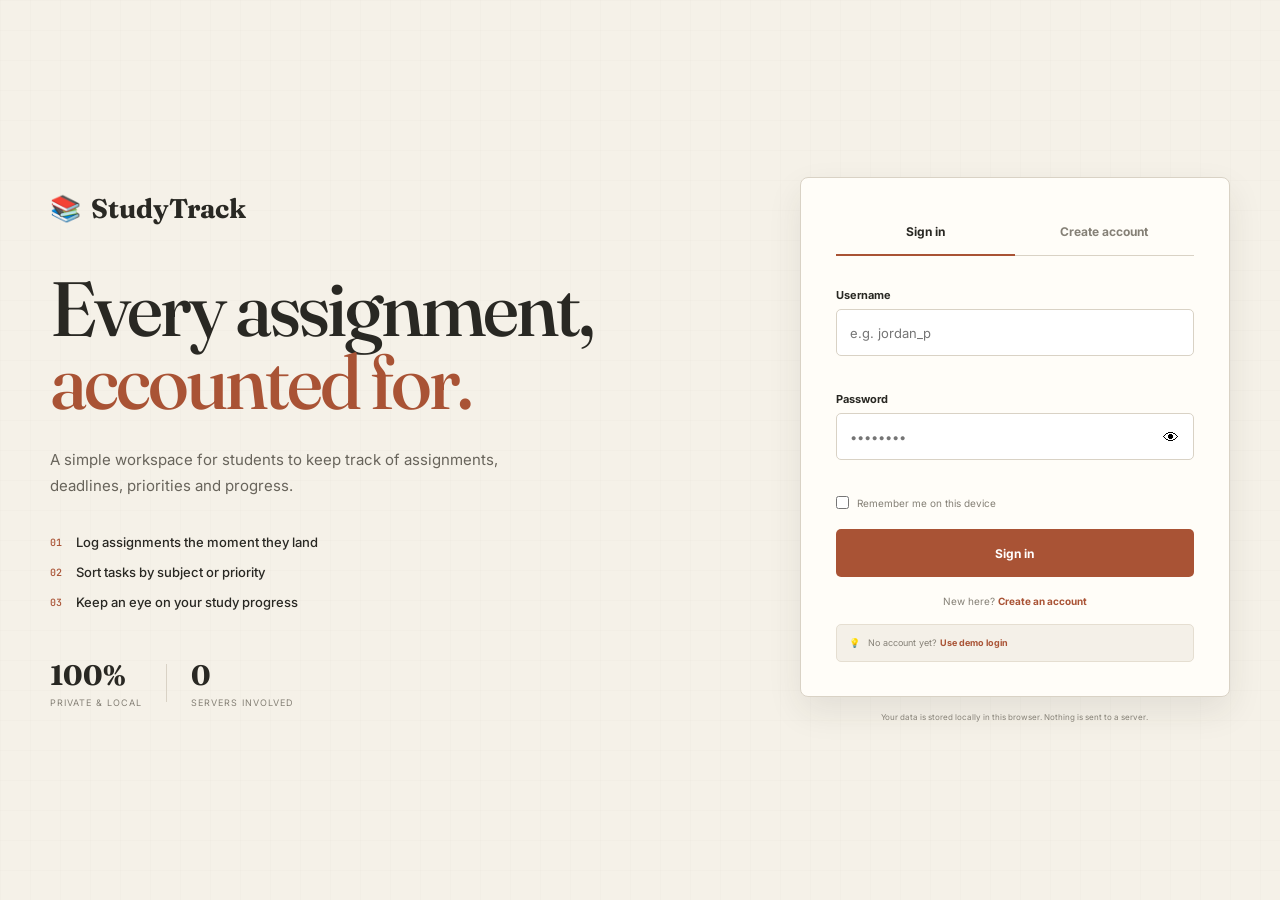
<file: index.html>
<!DOCTYPE html>
<html lang="en">
<head>
  <meta charset="UTF-8">
  <meta name="viewport" content="width=device-width, initial-scale=1.0">

  <meta name="description" content="StudyTrack — A simple student task manager.">
  <meta name="theme-color" content="#f5f1e8">

  <title>StudyTrack — Student Task Manager</title>

  <link rel="preconnect" href="https://fonts.googleapis.com">
  <link rel="preconnect" href="https://fonts.gstatic.com" crossorigin>

  <link
    href="https://fonts.googleapis.com/css2?family=Fraunces:opsz,wght@9..144,400;9..144,500;9..144,600;9..144,700&family=Inter:wght@400;500;600;700;800&family=JetBrains+Mono:wght@400;500;600&display=swap"
    rel="stylesheet"
  >

  <style>
    /* =====================================================
       RESET
    ===================================================== */

    * {
      box-sizing: border-box;
      margin: 0;
      padding: 0;
    }

    html {
      scroll-behavior: smooth;
    }

    body {
      min-height: 100vh;
      font-family: "Inter", sans-serif;
      color: #292823;
      background: #f5f1e8;
    }

    button,
    input,
    select,
    textarea {
      font: inherit;
    }

    button {
      cursor: pointer;
    }

    /* =====================================================
       AUTH PAGE
    ===================================================== */

    .auth-page {
      min-height: 100vh;
      position: relative;
      overflow: hidden;
      background: #f5f1e8;
    }

    .background-grid {
      position: fixed;
      inset: 0;
      pointer-events: none;
      opacity: .35;
      background-image:
        linear-gradient(rgba(60,55,45,.035) 1px, transparent 1px),
        linear-gradient(90deg, rgba(60,55,45,.035) 1px, transparent 1px);
      background-size: 30px 30px;
    }

    .auth-wrapper {
      position: relative;
      z-index: 2;

      width: min(1180px, calc(100% - 70px));
      min-height: 100vh;

      margin: auto;

      display: grid;
      grid-template-columns: 1.1fr .8fr;
      align-items: center;

      gap: 90px;

      padding: 55px 0;
    }

    /* =====================================================
       LEFT SIDE
    ===================================================== */

    .brand {
      display: flex;
      align-items: center;
      gap: 10px;

      margin-bottom: 48px;
    }

    .brand-icon {
      font-size: 25px;
    }

    .brand-name {
      font-family: "Fraunces", serif;
      font-size: 27px;
      font-weight: 700;
    }

    .hero-title {
      max-width: 650px;

      font-family:
        "Keratos",
        "Keratos Display",
        "Fraunces",
        Georgia,
        serif;

      font-size: clamp(58px, 6vw, 82px);
      line-height: .95;
      letter-spacing: -3px;
      font-weight: 500;

      margin-bottom: 28px;
    }

    .hero-title span {
      color: #a95335;
    }

    .hero-description {
      max-width: 510px;

      color: #68645b;

      font-size: 15px;
      line-height: 1.75;

      margin-bottom: 35px;
    }

    .feature-list {
      list-style: none;

      display: grid;
      gap: 14px;

      max-width: 500px;
    }

    .feature-list li {
      display: flex;
      align-items: center;
      gap: 14px;

      font-size: 13px;
      font-weight: 500;
    }

    .feature-number {
      color: #a95335;

      font-family: "JetBrains Mono", monospace;

      font-size: 10px;
    }

    .stats {
      display: flex;
      align-items: center;
      gap: 24px;

      margin-top: 48px;
    }

    .stat {
      display: flex;
      flex-direction: column;
      gap: 5px;
    }

    .stat-number {
      font-family: "Fraunces", serif;
      font-size: 28px;
      font-weight: 700;
    }

    .stat-label {
      color: #858076;
      font-size: 9px;
      letter-spacing: 1px;
      text-transform: uppercase;
    }

    .stat-divider {
      width: 1px;
      height: 38px;
      background: #d9d2c5;
    }

    /* =====================================================
       AUTH CARD
    ===================================================== */

    .auth-section {
      width: 100%;
      max-width: 430px;
      justify-self: end;
    }

    .auth-card {
      background: #fffdf8;

      border: 1px solid #d9d2c5;
      border-radius: 8px;

      padding: 34px 35px;

      box-shadow:
        0 14px 35px rgba(48,43,34,.09);
    }

    .tabs {
      position: relative;

      display: grid;
      grid-template-columns: 1fr 1fr;

      border-bottom: 1px solid #d9d2c5;

      margin-bottom: 32px;
    }

    .tab {
      border: 0;
      background: transparent;

      padding: 12px 5px 16px;

      color: #858076;

      font-size: 12px;
      font-weight: 700;
    }

    .tab.active {
      color: #292823;
    }

    .tab-line {
      position: absolute;

      left: 0;
      bottom: -1px;

      width: 50%;
      height: 2px;

      background: #a95335;

      transition: transform .2s ease;
    }

    /* =====================================================
       FORMS
    ===================================================== */

    .form {
      display: none;
    }

    .form.active {
      display: block;
    }

    .form-group {
      margin-bottom: 18px;
    }

    .form-label {
      display: block;

      margin-bottom: 7px;

      font-size: 11px;
      font-weight: 700;
    }

    .input {
      width: 100%;
      height: 47px;

      padding: 0 13px;

      border: 1px solid #d9d2c5;
      border-radius: 5px;

      outline: none;

      background: white;
      color: #292823;

      font-size: 13px;

      transition: .2s;
    }

    .input:focus {
      border-color: #a95335;

      box-shadow:
        0 0 0 3px rgba(169,83,53,.08);
    }

    .input.error {
      border-color: #a94743;
    }

    .password-box {
      position: relative;
    }

    .password-box .input {
      padding-right: 48px;
    }

    .password-toggle {
      position: absolute;

      top: 50%;
      right: 5px;

      transform: translateY(-50%);

      width: 36px;
      height: 36px;

      border: 0;
      background: transparent;

      border-radius: 4px;
    }

    .password-toggle:hover {
      background: #f5f1e8;
    }

    .error-text {
      min-height: 14px;

      display: block;

      margin-top: 4px;

      color: #a94743;

      font-size: 9px;
    }

    .alert {
      display: none;

      padding: 11px 12px;

      margin-bottom: 16px;

      border: 1px solid #e9c6c2;
      border-radius: 5px;

      background: #fff2f1;

      color: #a94743;

      font-size: 10px;
      line-height: 1.5;
    }

    /* =====================================================
       REMEMBER
    ===================================================== */

    .remember {
      display: flex;
      align-items: center;

      gap: 8px;

      margin: 3px 0 20px;

      color: #858076;

      font-size: 10px;

      cursor: pointer;
    }

    .remember input {
      accent-color: #a95335;
    }

    /* =====================================================
       BUTTON
    ===================================================== */

    .primary-button {
      width: 100%;
      min-height: 48px;

      border: 0;
      border-radius: 5px;

      background: #a95335;
      color: white;

      font-size: 12px;
      font-weight: 700;

      transition: .2s;
    }

    .primary-button:hover {
      background: #884029;
      transform: translateY(-1px);
    }

    .primary-button:active {
      transform: translateY(0);
    }

    /* =====================================================
       SWITCH
    ===================================================== */

    .switch-text {
      margin-top: 18px;

      text-align: center;

      color: #858076;

      font-size: 10px;
    }

    .switch-link {
      border: 0;
      background: transparent;

      color: #a95335;

      font-size: inherit;
      font-weight: 700;
    }

    .demo-box {
      display: flex;
      gap: 8px;

      margin-top: 17px;

      padding: 11px 12px;

      border: 1px solid #e5ded1;
      border-radius: 5px;

      background: #f4f0e8;

      color: #858076;

      font-size: 9px;
      line-height: 1.5;
    }

    .demo-button {
      border: 0;
      background: transparent;

      color: #a95335;

      font-size: inherit;
      font-weight: 700;
    }

    /* =====================================================
       PASSWORD STRENGTH
    ===================================================== */

    .strength {
      margin-top: 5px;
    }

    .strength-track {
      height: 3px;

      overflow: hidden;

      background: #e4dfd5;

      border-radius: 10px;
    }

    .strength-fill {
      width: 0;
      height: 100%;

      background: #a95335;

      transition: width .2s ease;
    }

    .strength-label {
      display: block;

      min-height: 11px;

      margin-top: 3px;

      color: #858076;

      font-size: 8px;
    }

    .two-columns {
      display: grid;
      grid-template-columns: 1fr 1fr;
      gap: 12px;
    }

    .footnote {
      margin-top: 14px;

      color: #858076;

      font-size: 8px;
      line-height: 1.5;

      text-align: center;
    }

    /* =====================================================
       DASHBOARD
    ===================================================== */

    .dashboard-page {
      display: none;

      min-height: 100vh;

      background: #f5f1e8;
    }

    .dashboard-page.active {
      display: block;
    }

    .dashboard-container {
      width: min(1100px, calc(100% - 40px));

      margin: auto;

      padding: 35px 0 60px;
    }

    .dashboard-header {
      display: flex;
      align-items: center;
      justify-content: space-between;

      gap: 20px;

      padding-bottom: 25px;

      border-bottom: 1px solid #d9d2c5;
    }

    .dashboard-brand {
      font-family: "Fraunces", serif;
      font-size: 28px;
      font-weight: 700;
    }

    .dashboard-user {
      color: #858076;
      font-size: 12px;
    }

    .logout-button {
      margin-left: 12px;

      padding: 9px 13px;

      border: 1px solid #d9d2c5;
      border-radius: 5px;

      background: #fffdf8;

      color: #292823;

      font-size: 11px;
      font-weight: 700;
    }

    .logout-button:hover {
      border-color: #a95335;
      color: #a95335;
    }

    .dashboard-intro {
      padding: 45px 0 30px;
    }

    .dashboard-intro h1 {
      font-family: "Fraunces", serif;

      font-size: clamp(38px, 5vw, 60px);

      line-height: 1;

      margin-bottom: 10px;
    }

    .dashboard-intro p {
      color: #858076;
      font-size: 13px;
    }

    .dashboard-grid {
      display: grid;

      grid-template-columns:
        1fr
        330px;

      gap: 25px;
    }

    .panel {
      background: #fffdf8;

      border: 1px solid #d9d2c5;
      border-radius: 7px;

      padding: 25px;
    }

    .panel-title {
      font-family: "Fraunces", serif;

      font-size: 23px;

      margin-bottom: 20px;
    }

    .task-form {
      display: grid;
      gap: 14px;
    }

    .task-form input,
    .task-form select {
      width: 100%;
      height: 43px;

      padding: 0 11px;

      border: 1px solid #d9d2c5;
      border-radius: 5px;

      outline: none;

      background: white;

      font-size: 12px;
    }

    .task-form input:focus,
    .task-form select:focus {
      border-color: #a95335;
    }

    .task-add {
      height: 44px;

      border: 0;
      border-radius: 5px;

      background: #a95335;
      color: white;

      font-size: 12px;
      font-weight: 700;
    }

    .task-add:hover {
      background: #884029;
    }

    .task-list {
      display: grid;
      gap: 10px;
    }

    .task-card {
      display: grid;

      grid-template-columns: 30px 1fr auto 25px;

      align-items: center;

      gap: 12px;

      padding: 14px;

      border: 1px solid #e1dbd0;
      border-radius: 5px;

      background: #fff;
    }

    .task-check {
      width: 23px;
      height: 23px;

      border: 1px solid #cfc7ba;
      border-radius: 4px;

      background: white;

      color: white;

      font-size: 12px;
      font-weight: 800;
    }

    .task-completed .task-check {
      background: #52705a;
      border-color: #52705a;
    }

    .task-content h3 {
      font-size: 12px;
      margin-bottom: 4px;
    }

    .task-completed .task-content h3 {
      text-decoration: line-through;
      color: #969187;
    }

    .task-meta {
      display: flex;
      gap: 8px;
      flex-wrap: wrap;

      color: #858076;

      font-size: 9px;
    }

    .priority {
      padding: 4px 7px;

      border-radius: 3px;

      font-size: 8px;
      font-weight: 800;
      text-transform: uppercase;
    }

    .priority-high {
      background: #fff0ee;
      color: #a94743;
    }

    .priority-medium {
      background: #f7f1e3;
      color: #987331;
    }

    .priority-low {
      background: #edf4ee;
      color: #52705a;
    }

    .delete-task {
      border: 0;
      background: transparent;

      color: #aaa39a;

      font-size: 19px;
    }

    .delete-task:hover {
      color: #a94743;
    }

    .empty-state {
      padding: 35px 10px;

      color: #858076;

      text-align: center;

      font-size: 11px;
    }

    .stats-grid {
      display: grid;

      grid-template-columns:
        repeat(2, 1fr);

      gap: 10px;

      margin-top: 20px;
    }

    .dashboard-stat {
      padding: 15px;

      border: 1px solid #e1dbd0;
      border-radius: 5px;

      background: #faf7f0;
    }

    .dashboard-stat strong {
      display: block;

      font-family: "Fraunces", serif;

      font-size: 25px;

      margin-bottom: 4px;
    }

    .dashboard-stat span {
      color: #858076;

      font-size: 8px;

      text-transform: uppercase;
      letter-spacing: .8px;
    }

    /* =====================================================
       MOBILE
    ===================================================== */

    @media (max-width: 900px) {

      .auth-wrapper {
        width: min(92%, 560px);

        grid-template-columns: 1fr;

        gap: 35px;

        padding: 40px 0;
      }

      .auth-section {
        max-width: 100%;
      }

      .hero-title {
        font-size: 58px;
      }

      .dashboard-grid {
        grid-template-columns: 1fr;
      }
    }

    @media (max-width: 600px) {

      .auth-wrapper {
        width: calc(100% - 30px);
        padding: 28px 0;
      }

      .hero-title {
        font-size: clamp(44px, 13vw, 58px);
        letter-spacing: -2px;
      }

      .hero-description {
        font-size: 13px;
      }

      .auth-card {
        padding: 25px 20px;
      }

      .two-columns {
        grid-template-columns: 1fr;
        gap: 0;
      }

      .dashboard-container {
        width: calc(100% - 30px);
      }

      .dashboard-header {
        align-items: flex-start;
        flex-direction: column;
      }

      .logout-button {
        margin-left: 0;
      }

      .task-card {
        grid-template-columns: 28px 1fr 24px;
      }

      .task-card .priority {
        display: none;
      }
    }

  </style>
</head>

<body>

  <!-- =====================================================
       AUTH PAGE
  ====================================================== -->

  <section class="auth-page" id="authPage">

    <div class="background-grid"></div>

    <main class="auth-wrapper">

      <!-- LEFT -->
      <section>

        <div class="brand">
          <span class="brand-icon">📚</span>
          <span class="brand-name">StudyTrack</span>
        </div>

        <h1 class="hero-title">
          Every assignment,
          <br>
          <span>accounted for.</span>
        </h1>

        <p class="hero-description">
          A simple workspace for students to keep track
          of assignments, deadlines, priorities and progress.
        </p>

        <ul class="feature-list">

          <li>
            <span class="feature-number">01</span>
            <span>Log assignments the moment they land</span>
          </li>

          <li>
            <span class="feature-number">02</span>
            <span>Sort tasks by subject or priority</span>
          </li>

          <li>
            <span class="feature-number">03</span>
            <span>Keep an eye on your study progress</span>
          </li>

        </ul>

        <div class="stats">

          <div class="stat">
            <span class="stat-number">100%</span>
            <span class="stat-label">Private & local</span>
          </div>

          <div class="stat-divider"></div>

          <div class="stat">
            <span class="stat-number">0</span>
            <span class="stat-label">Servers involved</span>
          </div>

        </div>

      </section>


      <!-- RIGHT -->
      <section class="auth-section">

        <div class="auth-card">

          <div class="tabs">

            <button
              class="tab active"
              id="loginTab"
              type="button"
            >
              Sign in
            </button>

            <button
              class="tab"
              id="registerTab"
              type="button"
            >
              Create account
            </button>

            <span
              class="tab-line"
              id="tabLine"
            ></span>

          </div>


          <!-- LOGIN -->
          <form
            class="form active"
            id="loginForm"
          >

            <div
              class="alert"
              id="loginAlert"
            ></div>


            <div class="form-group">

              <label
                class="form-label"
                for="loginUsername"
              >
                Username
              </label>

              <input
                class="input"
                id="loginUsername"
                type="text"
                placeholder="e.g. jordan_p"
                autocomplete="username"
              >

              <span
                class="error-text"
                id="loginUsernameError"
              ></span>

            </div>


            <div class="form-group">

              <label
                class="form-label"
                for="loginPassword"
              >
                Password
              </label>

              <div class="password-box">

                <input
                  class="input"
                  id="loginPassword"
                  type="password"
                  placeholder="••••••••"
                  autocomplete="current-password"
                >

                <button
                  type="button"
                  class="password-toggle"
                  id="loginPasswordToggle"
                  aria-label="Show password"
                >
                  👁
                </button>

              </div>

              <span
                class="error-text"
                id="loginPasswordError"
              ></span>

            </div>


            <label class="remember">

              <input
                type="checkbox"
                id="rememberMe"
              >

              <span>Remember me on this device</span>

            </label>


            <button
              class="primary-button"
              type="submit"
            >
              Sign in
            </button>


            <p class="switch-text">
              New here?

              <button
                type="button"
                class="switch-link"
                id="showRegister"
              >
                Create an account
              </button>
            </p>


            <div class="demo-box">

              <span>💡</span>

              <span>
                No account yet?
                <button
                  type="button"
                  class="demo-button"
                  id="demoLogin"
                >
                  Use demo login
                </button>
              </span>

            </div>

          </form>


          <!-- REGISTER -->
          <form
            class="form"
            id="registerForm"
          >

            <div
              class="alert"
              id="registerAlert"
            ></div>


            <div class="two-columns">

              <div class="form-group">

                <label
                  class="form-label"
                  for="fullName"
                >
                  Full name
                </label>

                <input
                  class="input"
                  id="fullName"
                  type="text"
                  placeholder="Jordan Park"
                  autocomplete="name"
                >

                <span
                  class="error-text"
                  id="fullNameError"
                ></span>

              </div>


              <div class="form-group">

                <label
                  class="form-label"
                  for="registerUsername"
                >
                  Username
                </label>

                <input
                  class="input"
                  id="registerUsername"
                  type="text"
                  placeholder="jordan_p"
                  autocomplete="username"
                >

                <span
                  class="error-text"
                  id="registerUsernameError"
                ></span>

              </div>

            </div>


            <div class="form-group">

              <label
                class="form-label"
                for="registerPassword"
              >
                Password
              </label>

              <div class="password-box">

                <input
                  class="input"
                  id="registerPassword"
                  type="password"
                  placeholder="At least 6 characters"
                  autocomplete="new-password"
                >

                <button
                  type="button"
                  class="password-toggle"
                  id="registerPasswordToggle"
                  aria-label="Show password"
                >
                  👁
                </button>

              </div>


              <div class="strength">

                <div class="strength-track">
                  <div
                    class="strength-fill"
                    id="strengthFill"
                  ></div>
                </div>

                <span
                  class="strength-label"
                  id="strengthLabel"
                ></span>

              </div>


              <span
                class="error-text"
                id="registerPasswordError"
              ></span>

            </div>


            <div class="form-group">

              <label
                class="form-label"
                for="confirmPassword"
              >
                Confirm password
              </label>

              <input
                class="input"
                id="confirmPassword"
                type="password"
                placeholder="••••••••"
                autocomplete="new-password"
              >

              <span
                class="error-text"
                id="confirmPasswordError"
              ></span>

            </div>


            <button
              class="primary-button"
              type="submit"
            >
              Create account
            </button>


            <p class="switch-text">

              Already have an account?

              <button
                type="button"
                class="switch-link"
                id="showLogin"
              >
                Sign in
              </button>

            </p>

          </form>

        </div>


        <p class="footnote">
          Your data is stored locally in this browser.
          Nothing is sent to a server.
        </p>

      </section>

    </main>

  </section>


  <!-- =====================================================
       DASHBOARD
  ====================================================== -->

  <section
    class="dashboard-page"
    id="dashboardPage"
  >

    <div class="dashboard-container">

      <header class="dashboard-header">

        <div>
          <div class="dashboard-brand">
            StudyTrack
          </div>

          <div class="dashboard-user">
            Welcome,
            <strong id="dashboardUserName">
              Student
            </strong>
          </div>
        </div>


        <button
          class="logout-button"
          id="logoutButton"
          type="button"
        >
          Log out
        </button>

      </header>


      <div class="dashboard-intro">

        <h1>
          Your study board.
        </h1>

        <p>
          Keep your assignments organized and stay on top of your term.
        </p>

      </div>


      <div class="dashboard-grid">


        <!-- TASKS -->
        <section class="panel">

          <h2 class="panel-title">
            Assignments
          </h2>

          <div
            class="task-list"
            id="taskList"
          ></div>

        </section>


        <!-- ADD TASK -->
        <aside class="panel">

          <h2 class="panel-title">
            Add assignment
          </h2>


          <form
            class="task-form"
            id="taskForm"
          >

            <input
              id="taskTitle"
              type="text"
              placeholder="Assignment title"
              required
            >

            <input
              id="taskSubject"
              type="text"
              placeholder="Subject"
              required
            >

            <input
              id="taskDate"
              type="date"
              required
            >

            <select id="taskPriority">

              <option value="High">
                High priority
              </option>

              <option
                value="Medium"
                selected
              >
                Medium priority
              </option>

              <option value="Low">
                Low priority
              </option>

            </select>

            <button
              class="task-add"
              type="submit"
            >
              Add assignment
            </button>

          </form>


          <div class="stats-grid">

            <div class="dashboard-stat">

              <strong id="totalTasks">
                0
              </strong>

              <span>
                Total
              </span>

            </div>


            <div class="dashboard-stat">

              <strong id="completedTasks">
                0
              </strong>

              <span>
                Completed
              </span>

            </div>


            <div class="dashboard-stat">

              <strong id="pendingTasks">
                0
              </strong>

              <span>
                Pending
              </span>

            </div>


            <div class="dashboard-stat">

              <strong id="progressPercent">
                0%
              </strong>

              <span>
                Progress
              </span>

            </div>

          </div>

        </aside>

      </div>

    </div>

  </section>


  <!-- =====================================================
       JAVASCRIPT
       Everything is inside this single HTML file.
  ====================================================== -->

  <script>

    "use strict";


    /* =====================================================
       STORAGE
    ===================================================== */

    const USERS_KEY = "studytrack_users";
    const SESSION_KEY = "studytrack_session";
    const TASKS_KEY = "studytrack_tasks";


    /* =====================================================
       ELEMENTS
    ===================================================== */

    const authPage =
      document.getElementById("authPage");

    const dashboardPage =
      document.getElementById("dashboardPage");

    const loginTab =
      document.getElementById("loginTab");

    const registerTab =
      document.getElementById("registerTab");

    const tabLine =
      document.getElementById("tabLine");

    const loginForm =
      document.getElementById("loginForm");

    const registerForm =
      document.getElementById("registerForm");

    const showRegister =
      document.getElementById("showRegister");

    const showLogin =
      document.getElementById("showLogin");

    const loginUsername =
      document.getElementById("loginUsername");

    const loginPassword =
      document.getElementById("loginPassword");

    const fullName =
      document.getElementById("fullName");

    const registerUsername =
      document.getElementById("registerUsername");

    const registerPassword =
      document.getElementById("registerPassword");

    const confirmPassword =
      document.getElementById("confirmPassword");

    const loginAlert =
      document.getElementById("loginAlert");

    const registerAlert =
      document.getElementById("registerAlert");

    const rememberMe =
      document.getElementById("rememberMe");


    /* =====================================================
       STORAGE FUNCTIONS
    ===================================================== */

    function getUsers() {

      try {

        const data =
          localStorage.getItem(USERS_KEY);

        if (!data) {
          return [];
        }

        const users = JSON.parse(data);

        return Array.isArray(users)
          ? users
          : [];

      } catch {

        return [];

      }

    }


    function saveUsers(users) {

      localStorage.setItem(
        USERS_KEY,
        JSON.stringify(users)
      );

    }


    function getTasks() {

      try {

        const data =
          localStorage.getItem(TASKS_KEY);

        if (!data) {
          return [];
        }

        const tasks = JSON.parse(data);

        return Array.isArray(tasks)
          ? tasks
          : [];

      } catch {

        return [];

      }

    }


    function saveTasks(tasks) {

      localStorage.setItem(
        TASKS_KEY,
        JSON.stringify(tasks)
      );

    }


    function getSession() {

      try {

        const data =
          localStorage.getItem(SESSION_KEY);

        return data
          ? JSON.parse(data)
          : null;

      } catch {

        return null;

      }

    }


    /* =====================================================
       TABS
    ===================================================== */

    function openLogin() {

      loginForm.classList.add("active");
      registerForm.classList.remove("active");

      loginTab.classList.add("active");
      registerTab.classList.remove("active");

      tabLine.style.transform =
        "translateX(0)";

      clearErrors();

    }


    function openRegister() {

      loginForm.classList.remove("active");
      registerForm.classList.add("active");

      loginTab.classList.remove("active");
      registerTab.classList.add("active");

      tabLine.style.transform =
        "translateX(100%)";

      clearErrors();

    }


    loginTab.addEventListener(
      "click",
      openLogin
    );

    registerTab.addEventListener(
      "click",
      openRegister
    );

    showRegister.addEventListener(
      "click",
      openRegister
    );

    showLogin.addEventListener(
      "click",
      openLogin
    );


    /* =====================================================
       PASSWORD VISIBILITY
    ===================================================== */

    function togglePassword(
      input,
      button
    ) {

      const hidden =
        input.type === "password";

      input.type =
        hidden
          ? "text"
          : "password";

      button.textContent =
        hidden
          ? "🙈"
          : "👁";

    }


    document
      .getElementById("loginPasswordToggle")
      .addEventListener(
        "click",
        function () {

          togglePassword(
            loginPassword,
            this
          );

        }
      );


    document
      .getElementById("registerPasswordToggle")
      .addEventListener(
        "click",
        function () {

          togglePassword(
            registerPassword,
            this
          );

        }
      );


    /* =====================================================
       PASSWORD STRENGTH
    ===================================================== */

    registerPassword.addEventListener(
      "input",
      function () {

        const password =
          this.value;

        const fill =
          document.getElementById(
            "strengthFill"
          );

        const label =
          document.getElementById(
            "strengthLabel"
          );

        if (!password) {

          fill.style.width = "0%";
          label.textContent = "";

          return;

        }

        let score = 0;

        if (password.length >= 6)
          score++;

        if (password.length >= 10)
          score++;

        if (/[A-Z]/.test(password))
          score++;

        if (/[0-9]/.test(password))
          score++;

        if (/[^A-Za-z0-9]/.test(password))
          score++;


        if (score <= 1) {

          fill.style.width = "25%";
          label.textContent = "Weak";

        } else if (score <= 3) {

          fill.style.width = "60%";
          label.textContent = "Medium";

        } else {

          fill.style.width = "100%";
          label.textContent = "Strong";

        }

      }
    );


    /* =====================================================
       ERROR HANDLING
    ===================================================== */

    function clearErrors() {

      document
        .querySelectorAll(".error-text")
        .forEach(
          element =>
            element.textContent = ""
        );

      document
        .querySelectorAll(".input")
        .forEach(
          input =>
            input.classList.remove("error")
        );

      loginAlert.style.display = "none";
      registerAlert.style.display = "none";

      loginAlert.textContent = "";
      registerAlert.textContent = "";

    }


    function showAlert(
      element,
      message
    ) {

      element.textContent =
        message;

      element.style.display =
        "block";

    }


    function setFieldError(
      input,
      errorElement,
      message
    ) {

      input.classList.add("error");

      errorElement.textContent =
        message;

    }


    /* =====================================================
       REGISTER
    ===================================================== */

    registerForm.addEventListener(
      "submit",
      function (event) {

        event.preventDefault();

        clearErrors();

        const name =
          fullName.value.trim();

        const username =
          registerUsername.value
            .trim()
            .toLowerCase();

        const password =
          registerPassword.value;

        const confirm =
          confirmPassword.value;


        let valid = true;


        if (name.length < 2) {

          setFieldError(
            fullName,
            document.getElementById(
              "fullNameError"
            ),
            "Enter your full name."
          );

          valid = false;

        }


        if (
          !/^[a-zA-Z0-9_]{3,20}$/
            .test(username)
        ) {

          setFieldError(
            registerUsername,
            document.getElementById(
              "registerUsernameError"
            ),
            "Use 3–20 letters, numbers or underscores."
          );

          valid = false;

        }


        if (password.length < 6) {

          setFieldError(
            registerPassword,
            document.getElementById(
              "registerPasswordError"
            ),
            "Password must contain at least 6 characters."
          );

          valid = false;

        }


        if (confirm !== password) {

          setFieldError(
            confirmPassword,
            document.getElementById(
              "confirmPasswordError"
            ),
            "Passwords do not match."
          );

          valid = false;

        }


        if (!valid) {
          return;
        }


        const users =
          getUsers();


        const exists =
          users.some(
            user =>
              user.username === username
          );


        if (exists) {

          setFieldError(
            registerUsername,
            document.getElementById(
              "registerUsernameError"
            ),
            "This username is already registered."
          );

          return;

        }


        const newUser = {

          id:
            Date.now().toString(),

          name,
          username,
          password,

          createdAt:
            new Date().toISOString()

        };


        users.push(newUser);

        saveUsers(users);


        alert(
          "Account created successfully!"
        );


        loginUsername.value =
          username;

        loginPassword.value =
          "";

        registerForm.reset();

        document.getElementById(
          "strengthFill"
        ).style.width = "0%";

        document.getElementById(
          "strengthLabel"
        ).textContent = "";


        openLogin();

      }
    );


    /* =====================================================
       LOGIN
    ===================================================== */

    loginForm.addEventListener(
      "submit",
      function (event) {

        event.preventDefault();

        clearErrors();

        const username =
          loginUsername.value
            .trim()
            .toLowerCase();

        const password =
          loginPassword.value;


        let valid = true;


        if (!username) {

          setFieldError(
            loginUsername,
            document.getElementById(
              "loginUsernameError"
            ),
            "Enter your username."
          );

          valid = false;

        }


        if (!password) {

          setFieldError(
            loginPassword,
            document.getElementById(
              "loginPasswordError"
            ),
            "Enter your password."
          );

          valid = false;

        }


        if (!valid) {
          return;
        }


        const users =
          getUsers();


        const user =
          users.find(
            item =>
              item.username === username &&
              item.password === password
          );


        if (!user) {

          showAlert(
            loginAlert,
            "Incorrect username or password."
          );

          return;

        }


        const session = {

          id: user.id,

          name: user.name,

          username: user.username

        };


        localStorage.setItem(
          SESSION_KEY,
          JSON.stringify(session)
        );


        if (rememberMe.checked) {

          localStorage.setItem(
            "studytrack_remembered",
            username
          );

        } else {

          localStorage.removeItem(
            "studytrack_remembered"
          );

        }


        showDashboard();

      }
    );


    /* =====================================================
       DEMO LOGIN
    ===================================================== */

    document
      .getElementById("demoLogin")
      .addEventListener(
        "click",
        function () {

          const users =
            getUsers();

          const demoUsername =
            "demo_student";

          const demoPassword =
            "demo123";


          const exists =
            users.some(
              user =>
                user.username ===
                demoUsername
            );


          if (!exists) {

            users.push({

              id: "demo",

              name: "Demo Student",

              username:
                demoUsername,

              password:
                demoPassword,

              createdAt:
                new Date().toISOString()

            });

            saveUsers(users);

          }


          loginUsername.value =
            demoUsername;

          loginPassword.value =
            demoPassword;

        }
      );


    /* =====================================================
       DASHBOARD
    ===================================================== */

    function showDashboard() {

      const session =
        getSession();

      if (!session) {
        return;
      }


      authPage.style.display =
        "none";

      dashboardPage.classList.add(
        "active"
      );


      document.getElementById(
        "dashboardUserName"
      ).textContent =
        session.name;


      renderTasks();

    }


    /* =====================================================
       LOGOUT
    ===================================================== */

    document
      .getElementById("logoutButton")
      .addEventListener(
        "click",
        function () {

          localStorage.removeItem(
            SESSION_KEY
          );

          dashboardPage.classList.remove(
            "active"
          );

          authPage.style.display =
            "block";

          loginForm.reset();

          clearErrors();

          openLogin();

        }
      );


    /* =====================================================
       ADD TASK
    ===================================================== */

    document
      .getElementById("taskForm")
      .addEventListener(
        "submit",
        function (event) {

          event.preventDefault();


          const session =
            getSession();

          if (!session) {
            return;
          }


          const title =
            document
              .getElementById("taskTitle")
              .value
              .trim();

          const subject =
            document
              .getElementById("taskSubject")
              .value
              .trim();

          const date =
            document
              .getElementById("taskDate")
              .value;

          const priority =
            document
              .getElementById("taskPriority")
              .value;


          if (
            !title ||
            !subject ||
            !date
          ) {

            return;

          }


          const tasks =
            getTasks();


          tasks.push({

            id:
              Date.now().toString(),

            username:
              session.username,

            title,
            subject,
            date,
            priority,

            completed: false

          });


          saveTasks(tasks);


          this.reset();

          renderTasks();

        }
      );


    /* =====================================================
       RENDER TASKS
    ===================================================== */

    function renderTasks() {

      const session =
        getSession();

      if (!session) {
        return;
      }


      const tasks =
        getTasks().filter(
          task =>
            task.username ===
            session.username
        );


      const list =
        document.getElementById(
          "taskList"
        );


      if (!tasks.length) {

        list.innerHTML = `
          <div class="empty-state">
            <strong>No assignments yet.</strong>
            <br>
            Add your first assignment from the panel.
          </div>
        `;

        updateStats([]);

        return;

      }


      tasks.sort(
        (a, b) =>
          new Date(a.date) -
          new Date(b.date)
      );


      list.innerHTML =
        tasks
          .map(
            task => `

              <div
                class="task-card ${
                  task.completed
                    ? "task-completed"
                    : ""
                }"
              >

                <button
                  class="task-check"
                  type="button"
                  onclick="toggleTask('${task.id}')"
                >
                  ${
                    task.completed
                      ? "✓"
                      : ""
                  }
                </button>


                <div class="task-content">

                  <h3>
                    ${escapeHTML(task.title)}
                  </h3>

                  <div class="task-meta">

                    <span>
                      ${escapeHTML(task.subject)}
                    </span>

                    <span>
                      ${formatDate(task.date)}
                    </span>

                  </div>

                </div>


                <span
                  class="priority priority-${task.priority.toLowerCase()}"
                >
                  ${task.priority}
                </span>


                <button
                  class="delete-task"
                  type="button"
                  onclick="deleteTask('${task.id}')"
                  aria-label="Delete assignment"
                >
                  ×
                </button>

              </div>

            `
          )
          .join("");


      updateStats(tasks);

    }


    /* =====================================================
       COMPLETE TASK
    ===================================================== */

    function toggleTask(id) {

      const tasks =
        getTasks();

      const session =
        getSession();


      const task =
        tasks.find(
          item =>
            item.id === id &&
            item.username ===
              session.username
        );


      if (!task) {
        return;
      }


      task.completed =
        !task.completed;


      saveTasks(tasks);

      renderTasks();

    }


    /* =====================================================
       DELETE TASK
    ===================================================== */

    function deleteTask(id) {

      const session =
        getSession();


      let tasks =
        getTasks();


      tasks =
        tasks.filter(
          task =>
            !(
              task.id === id &&
              task.username ===
                session.username
            )
        );


      saveTasks(tasks);

      renderTasks();

    }


    /* =====================================================
       STATISTICS
    ===================================================== */

    function updateStats(tasks) {

      const total =
        tasks.length;


      const completed =
        tasks.filter(
          task =>
            task.completed
        ).length;


      const pending =
        total - completed;


      const progress =
        total === 0
          ? 0
          : Math.round(
              (completed / total) *
              100
            );


      document.getElementById(
        "totalTasks"
      ).textContent =
        total;


      document.getElementById(
        "completedTasks"
      ).textContent =
        completed;


      document.getElementById(
        "pendingTasks"
      ).textContent =
        pending;


      document.getElementById(
        "progressPercent"
      ).textContent =
        `${progress}%`;

    }


    /* =====================================================
       DATE
    ===================================================== */

    function formatDate(date) {

      const parsed =
        new Date(
          `${date}T00:00:00`
        );


      if (
        Number.isNaN(
          parsed.getTime()
        )
      ) {

        return date;

      }


      return parsed.toLocaleDateString(
        "en-US",
        {
          day: "numeric",
          month: "short",
          year: "numeric"
        }
      );

    }


    /* =====================================================
       SECURITY — TEXT ESCAPING
    ===================================================== */

    function escapeHTML(value) {

      return String(value)
        .replaceAll("&", "&amp;")
        .replaceAll("<", "&lt;")
        .replaceAll(">", "&gt;")
        .replaceAll('"', "&quot;")
        .replaceAll("'", "&#039;");

    }


    /* =====================================================
       REMEMBERED USERNAME
    ===================================================== */

    const remembered =
      localStorage.getItem(
        "studytrack_remembered"
      );


    if (remembered) {

      loginUsername.value =
        remembered;

      rememberMe.checked =
        true;

    }


    /* =====================================================
       RESTORE SESSION
    ===================================================== */

    if (getSession()) {

      showDashboard();

    }

  </script>

</body>
</html>
</file>
